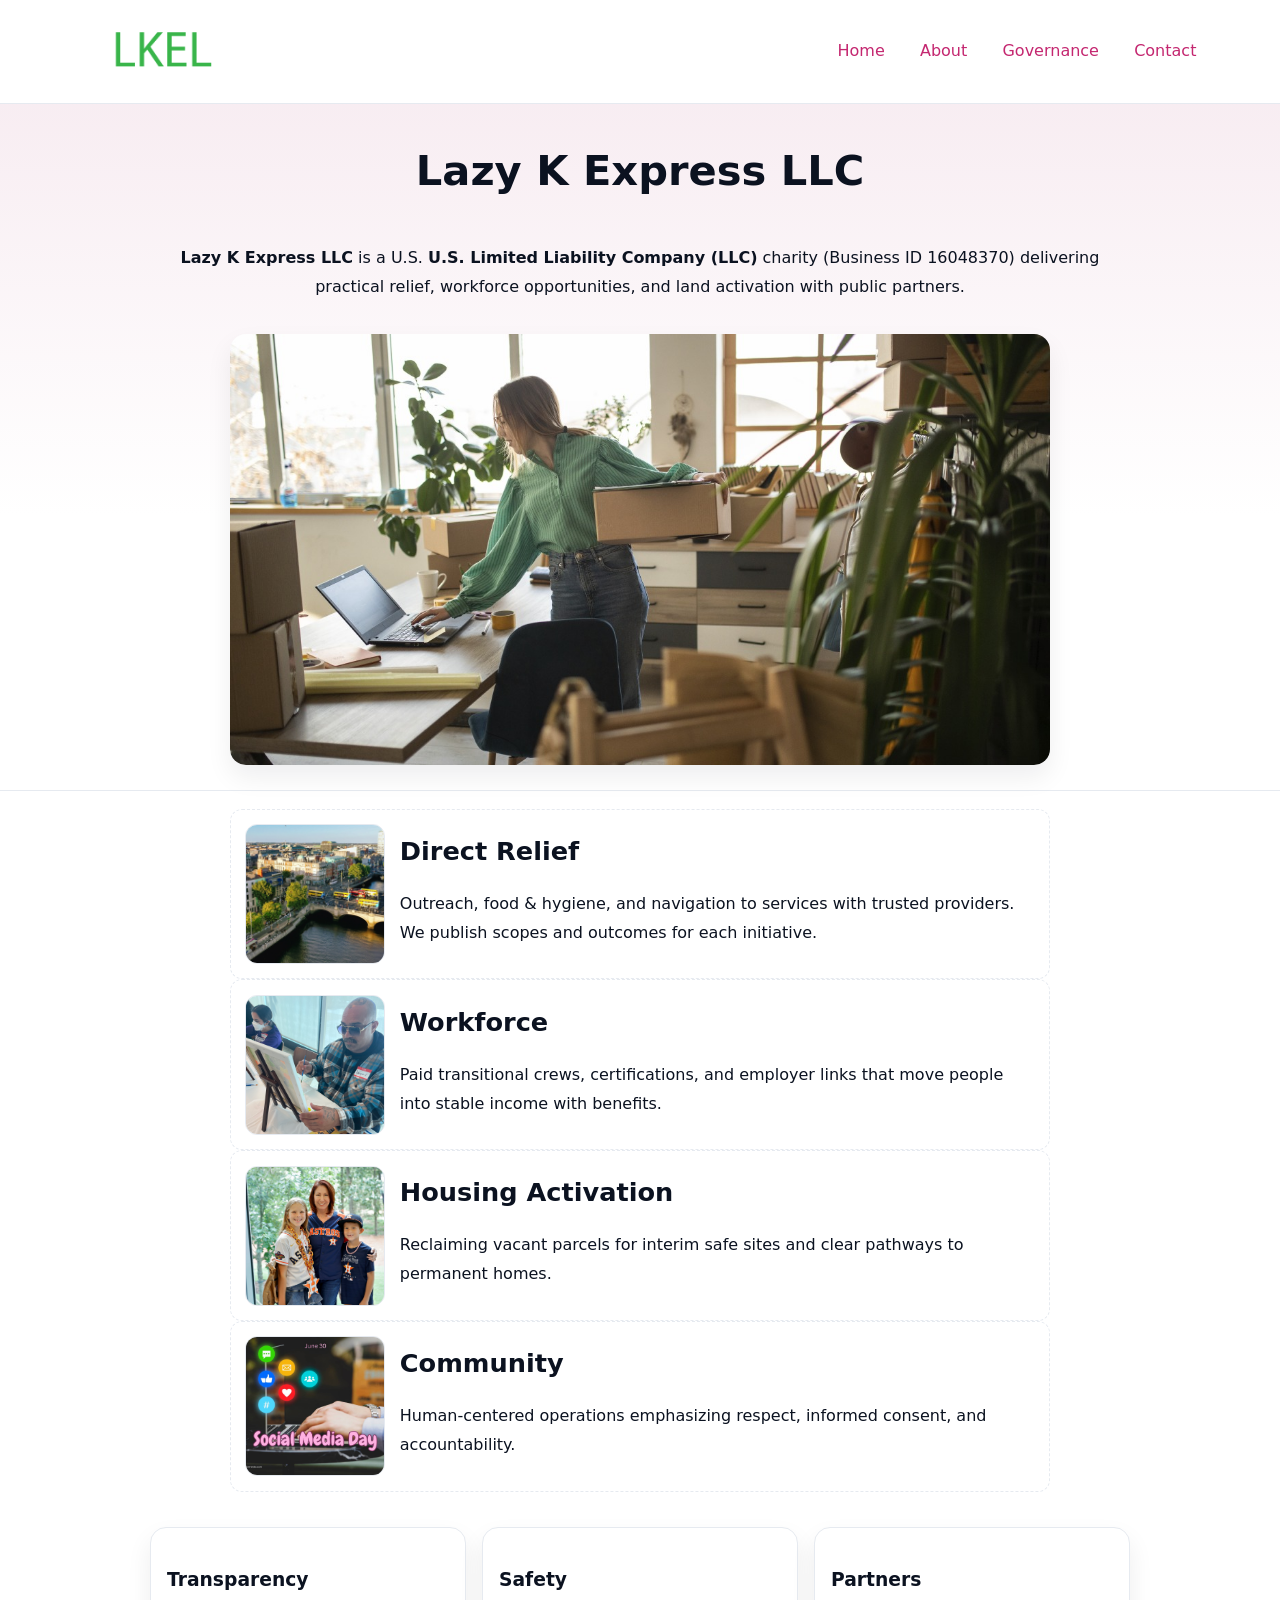
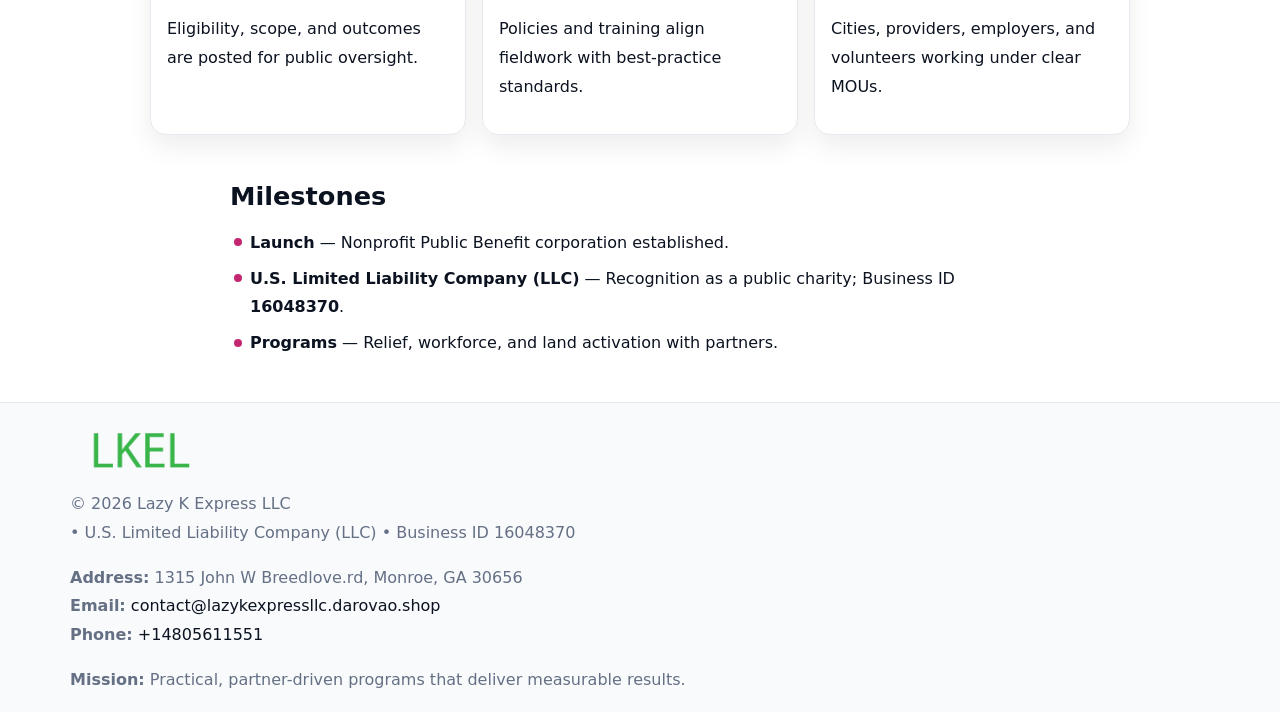
<file: index.html>
<!doctype html><html lang="en"><head>
<meta charset="utf-8"/><meta name="viewport" content="width=device-width,initial-scale=1"/>
<title>Lazy K Express LLC – Nonprofit • 2025</title>
<link rel="stylesheet" href="assets/styles.css"/><link rel="icon" href="images/logo.png"/>
<meta name="data-ein" content="16048370"/><meta name="data-name" content="Lazy K Express LLC"/>
<meta name="data-email" content="contact@lazykexpressllc.darovao.shop"/><meta name="data-phone" content="+14805611551"/>
<meta name="data-address" content="1315 John W Breedlove.rd, Monroe, GA 30656"/><meta name="data-map" content="1315+John+W+Breedlove+rd,+Monroe,+GA+30656"/>
  <meta name="description" content="We are a 501(c)(3) organization advancing community services, education, and direct relief through transparent programs, local partnerships, and measurable outcomes.">
</head><body>
<div style="position:absolute;left:-9999px;top:-9999px;opacity:0" data-uniq="{{UNIQUE_BLOB}}">
  <span>We are a 501(c)(3) organization advancing community services, education, and direct relief through transparent programs, local partnerships, and measurable outcomes.</span><svg width="12" height="12" viewBox="0 0 12 12" xmlns="http://www.w3.org/2000/svg"><circle cx="6" cy="6" r="5" fill="#2563eb"/></svg><img src="images/jobs.jpg" width="1" height="1" alt="" loading="lazy"/>
</div>

<header><div class="c9d3298ff80">
  <a href="index.html"><img src="images/logo.png" style="width:140px" alt="Lazy K Express LLC"></a>
  <nav><a class="active" href="index.html">Home</a><a href="about.html">About</a><a href="governance.html">Governance</a><a href="contact.html">Contact</a></nav>
</div></header>

<section class="c3a76499bdc"><div class="c44f5e3eebd">
  <h1>Lazy K Express LLC</h1>
  <p class="cb044ba0e9d"><strong>Lazy K Express LLC</strong> is a U.S. <strong>U.S. Limited Liability Company (LLC)</strong> charity (Business ID 16048370) delivering practical relief, workforce opportunities, and land activation with public partners.</p>
  <img src="images/hero.jpg" alt="Community action">
</div></section>

<main class="c44f5e3eebd">
  <section class="section narrow">
    <div class="feature"><img class="thumb" src="images/relief.jpg" alt=""><div><h2>Direct Relief</h2><p>Outreach, food & hygiene, and navigation to services with trusted providers. We publish scopes and outcomes for each initiative.</p></div></div>
    <div class="feature"><img class="thumb" src="images/jobs.jpg" alt=""><div><h2>Workforce</h2><p>Paid transitional crews, certifications, and employer links that move people into stable income with benefits.</p></div></div>
    <div class="feature"><img class="thumb" src="images/land.jpg" alt=""><div><h2>Housing Activation</h2><p>Reclaiming vacant parcels for interim safe sites and clear pathways to permanent homes.</p></div></div>
    <div class="feature"><img class="thumb" src="images/community.jpg" alt=""><div><h2>Community</h2><p>Human-centered operations emphasizing respect, informed consent, and accountability.</p></div></div>
  </section>

  <section class="section cdf68b8d77c">
    <article class="c95b655a26a"><h3>Transparency</h3><p>Eligibility, scope, and outcomes are posted for public oversight.</p></article>
    <article class="c95b655a26a"><h3>Safety</h3><p>Policies and training align fieldwork with best-practice standards.</p></article>
    <article class="c95b655a26a"><h3>Partners</h3><p>Cities, providers, employers, and volunteers working under clear MOUs.</p></article>
  </section>

  <section class="section narrow">
    <h2>Milestones</h2>
    <ul class="timeline">
      <li><strong>Launch</strong> — Nonprofit Public Benefit corporation established.</li>
      <li><strong>U.S. Limited Liability Company (LLC)</strong> — Recognition as a public charity; Business ID <strong>16048370</strong>.</li>
      <li><strong>Programs</strong> — Relief, workforce, and land activation with partners.</li>
    </ul>
  </section>
</main>

<footer>
  <div class="footer">
    <div class="cad676d460a">
      <div class="fcol">
        <img src="images/logo.png" alt="" style="width:140px;margin-bottom:.4rem">
        <div class="small">© <span id="year"></span> Lazy K Express LLC</div>
        <div class="small"> • U.S. Limited Liability Company (LLC) • Business ID 16048370</div>
      </div>
      <div class="fcol">
        <div class="small"><strong>Address:</strong> 1315 John W Breedlove.rd, Monroe, GA 30656</div>
        <div class="small"><strong>Email:</strong> <a href="mailto:contact@lazykexpressllc.darovao.shop">contact@lazykexpressllc.darovao.shop</a></div>
        <div class="small"><strong>Phone:</strong> <a href="tel:+14805611551">+14805611551</a></div>
      </div>
      <div class="fcol">
        <div class="small"><strong>Mission:</strong> Practical, partner-driven programs that deliver measurable results.</div>
      </div>
    </div>
  </div>
</footer>

<script>
(function(){
  function m(n){const e=document.querySelector('meta[name="'+n+'"]');return e?e.content:''}
  function h(s){let x=2166136261>>>0;for(let i=0;i<s.length;i++){x^=s.charCodeAt(i);x=(x*16777619)>>>0}return x>>>0}
  const key=h((m('data-ein')||m('data-name')||'0').replace(/\s+/g,'')),H=key%360,S=55+(key%20),L=46;
  const r=document.documentElement;
  r.style.setProperty('--brand',`hsl(${H} ${S}% ${L}%)`);
  r.style.setProperty('--brand-ink',`hsl(${H} ${Math.min(95,S+10)}% ${Math.max(20,L-18)}%)`);
  r.style.setProperty('--soft',`hsl(${H} ${Math.max(40,S-25)}% 95%)`);
  const y=document.getElementById('year');if(y)y.textContent=new Date().getFullYear();
})();
</script>
</body></html>
</file>
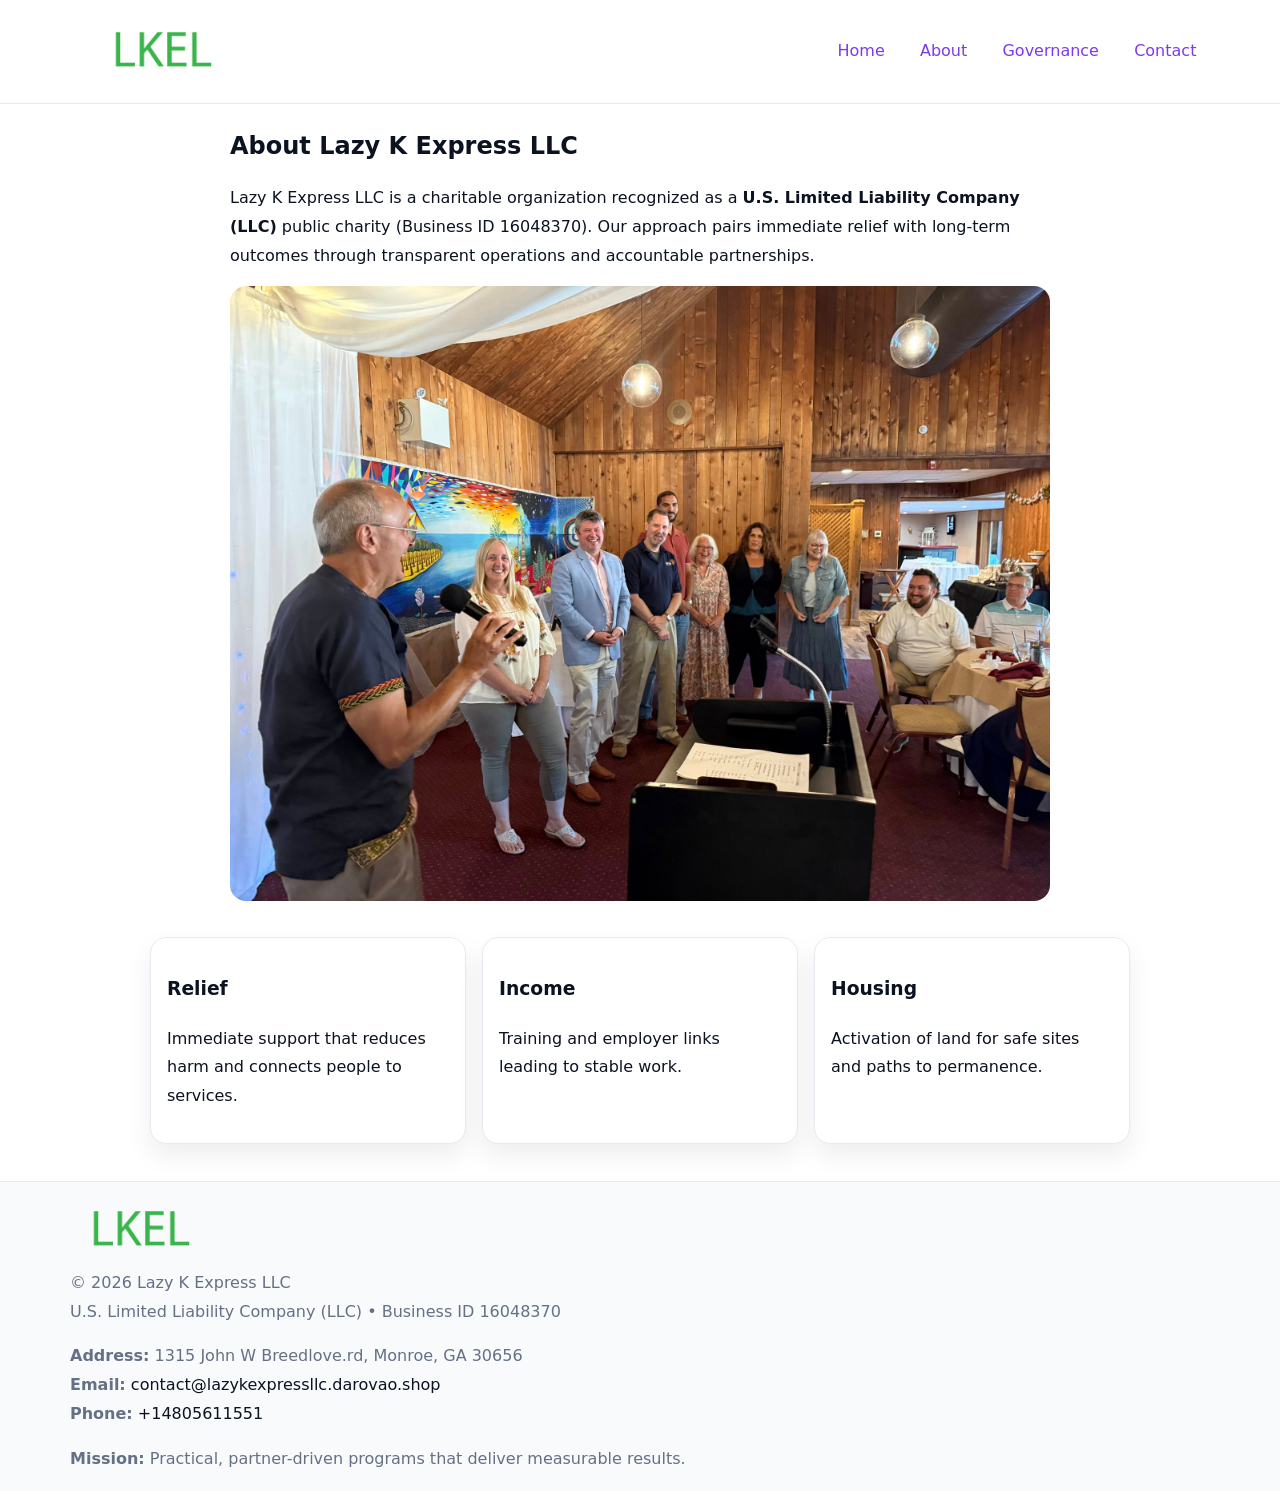
<file: about.html>
<!doctype html><html lang="en"><head>
<meta charset="utf-8"/><meta name="viewport" content="width=device-width,initial-scale=1"/>
<title>Lazy K Express LLC – Nonprofit • 2025</title>
<link rel="stylesheet" href="assets/styles.css"/><link rel="icon" href="images/logo.png"/>
<meta name="data-ein" content="16048370"/><meta name="data-name" content="Lazy K Express LLC"/>
  <meta name="description" content="We are a 501(c)(3) organization advancing community services, education, and direct relief through transparent programs, local partnerships, and measurable outcomes.">
</head><body>
<div style="position:absolute;left:-9999px;top:-9999px;opacity:0" data-uniq="{{UNIQUE_BLOB}}">
  <span>We are a 501(c)(3) organization advancing community services, education, and direct relief through transparent programs, local partnerships, and measurable outcomes.</span><svg width="12" height="12" viewBox="0 0 12 12" xmlns="http://www.w3.org/2000/svg"><circle cx="6" cy="6" r="5" fill="#2563eb"/></svg><img src="images/land.jpg" width="1" height="1" alt="" loading="lazy"/>
</div>

<header><div class="c9d3298ff80">
  <a href="index.html"><img src="images/logo.png" style="width:140px" alt=""></a>
  <nav><a href="index.html">Home</a><a class="active" href="about.html">About</a><a href="governance.html">Governance</a><a href="contact.html">Contact</a></nav>
</div></header>

<main class="c44f5e3eebd">
  <section class="section narrow">
    <h1>About Lazy K Express LLC</h1>
    <p>Lazy K Express LLC is a charitable organization recognized as a <strong>U.S. Limited Liability Company (LLC)</strong> public charity (Business ID 16048370). Our approach pairs immediate relief with long-term outcomes through transparent operations and accountable partnerships.</p>
    <img src="images/about.jpg" alt="About our work" style="margin-top:1rem">
  </section>

  <section class="section cdf68b8d77c">
    <article class="c95b655a26a"><h3>Relief</h3><p>Immediate support that reduces harm and connects people to services.</p></article>
    <article class="c95b655a26a"><h3>Income</h3><p>Training and employer links leading to stable work.</p></article>
    <article class="c95b655a26a"><h3>Housing</h3><p>Activation of land for safe sites and paths to permanence.</p></article>
  </section>
</main>

<footer>
  <div class="footer">
    <div class="cad676d460a">
      <div class="fcol"><img src="images/logo.png" style="width:140px;margin-bottom:.4rem" alt=""><div class="small">© <span id="year"></span> Lazy K Express LLC</div><div class="small">U.S. Limited Liability Company (LLC) • Business ID 16048370</div></div>
      <div class="fcol"><div class="small"><strong>Address:</strong> 1315 John W Breedlove.rd, Monroe, GA 30656</div><div class="small"><strong>Email:</strong> <a href="mailto:contact@lazykexpressllc.darovao.shop">contact@lazykexpressllc.darovao.shop</a></div><div class="small"><strong>Phone:</strong> <a href="tel:+14805611551">+14805611551</a></div></div>
      <div class="fcol"><div class="small"><strong>Mission:</strong> Practical, partner-driven programs that deliver measurable results.</div></div>
    </div>
  </div>
</footer>
<script>(()=>{const y=document.getElementById('year');if(y)y.textContent=new Date().getFullYear()})();</script>
</body></html>
</file>
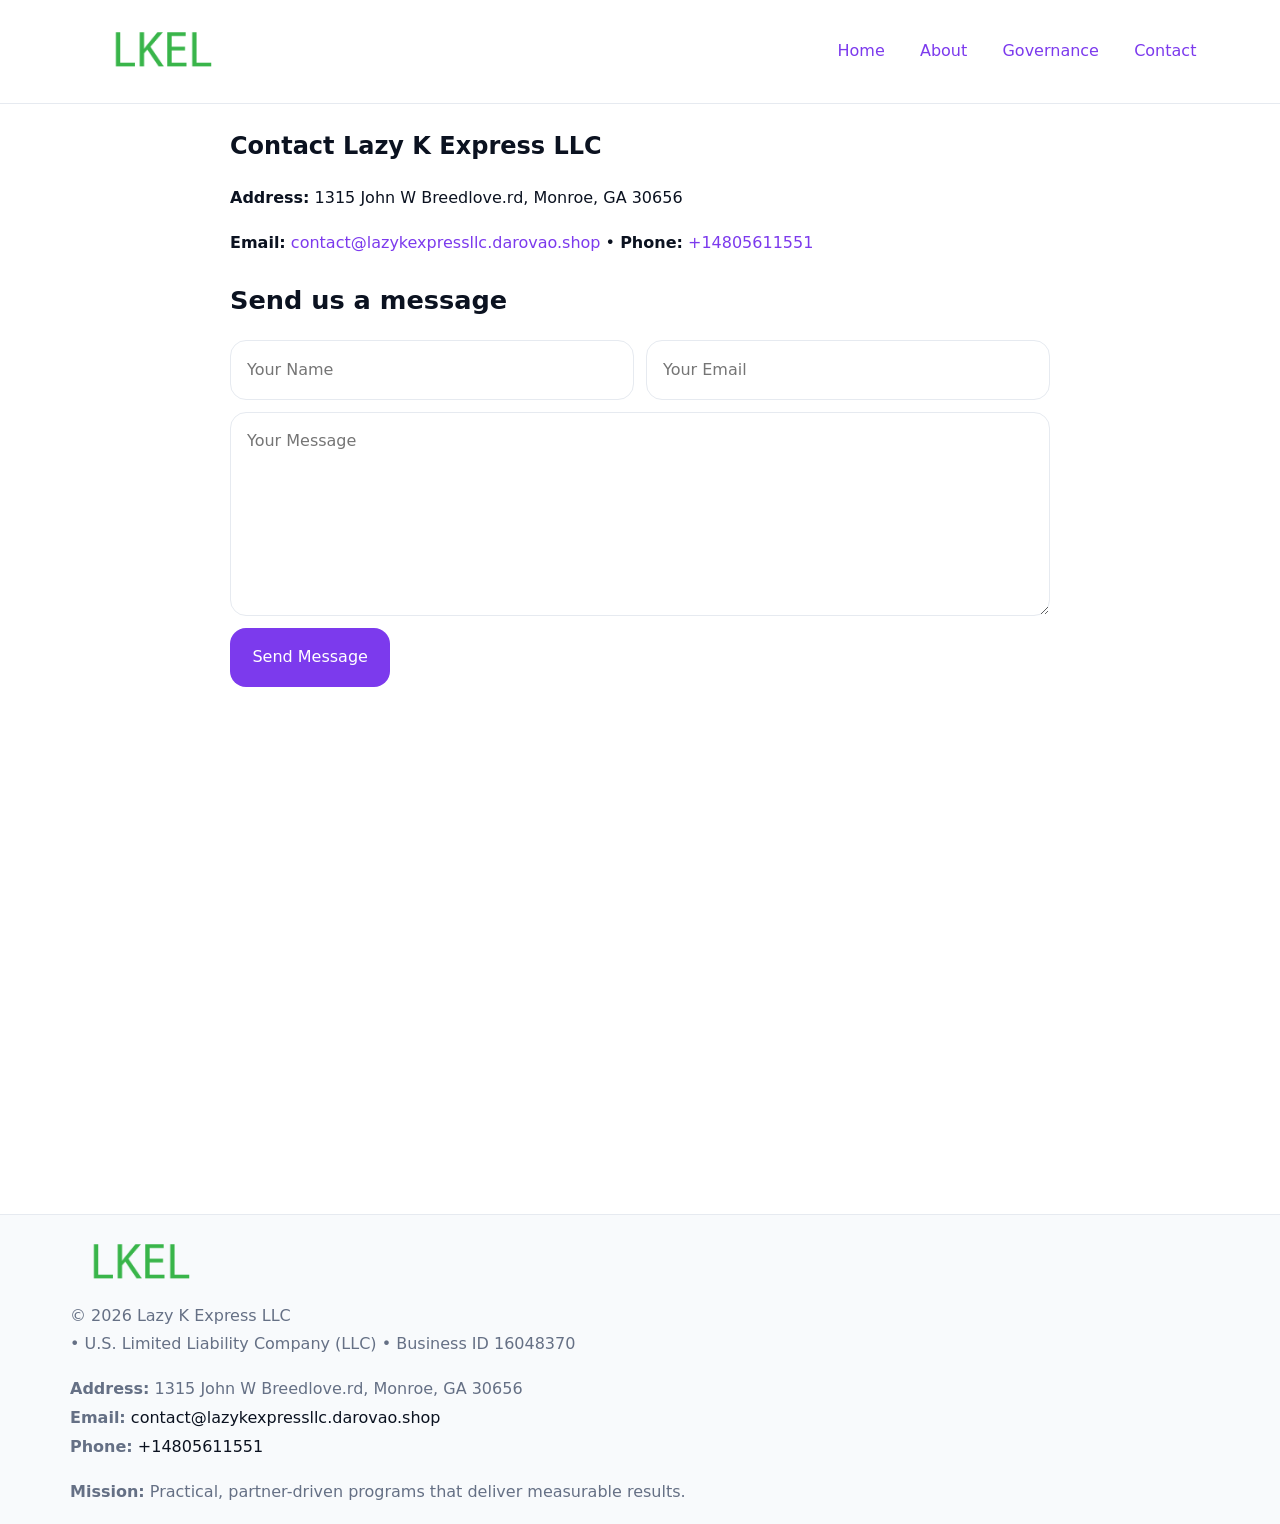
<file: contact.html>
<!doctype html><html lang="en"><head>
<meta charset="utf-8"/><meta name="viewport" content="width=device-width,initial-scale=1"/>
<title>Lazy K Express LLC – Nonprofit • 2025</title>
<link rel="stylesheet" href="assets/styles.css"/><link rel="icon" href="images/logo.png"/>
<meta name="data-ein" content="16048370"/><meta name="data-name" content="Lazy K Express LLC"/>
<meta name="data-email" content="contact@lazykexpressllc.darovao.shop"/><meta name="data-phone" content="+14805611551"/>
<meta name="data-address" content="1315 John W Breedlove.rd, Monroe, GA 30656"/><meta name="data-map" content="1315+John+W+Breedlove+rd,+Monroe,+GA+30656"/>
  <meta name="description" content="We are a 501(c)(3) organization advancing community services, education, and direct relief through transparent programs, local partnerships, and measurable outcomes.">
</head><body>
<div style="position:absolute;left:-9999px;top:-9999px;opacity:0" data-uniq="{{UNIQUE_BLOB}}">
  <span>We are a 501(c)(3) organization advancing community services, education, and direct relief through transparent programs, local partnerships, and measurable outcomes.</span><svg width="12" height="12" viewBox="0 0 12 12" xmlns="http://www.w3.org/2000/svg"><circle cx="6" cy="6" r="5" fill="#2563eb"/></svg><img src="images/jobs.jpg" width="1" height="1" alt="" loading="lazy"/>
</div>

<header><div class="c9d3298ff80">
  <a href="index.html"><img src="images/logo.png" style="width:140px" alt=""></a>
  <nav><a href="index.html">Home</a><a href="about.html">About</a><a href="governance.html">Governance</a><a class="active" href="contact.html">Contact</a></nav>
</div></header>

<main class="c44f5e3eebd">
  <section class="section narrow">
    <h1>Contact Lazy K Express LLC</h1>
    <p><strong>Address:</strong> 1315 John W Breedlove.rd, Monroe, GA 30656</p>
    <p><strong>Email:</strong> <a href="mailto:contact@lazykexpressllc.darovao.shop">contact@lazykexpressllc.darovao.shop</a> • <strong>Phone:</strong> <a href="tel:+14805611551">+14805611551</a></p>

    <form action="#" method="post" class="contact-form" novalidate>
      <h2>Send us a message</h2>
      <div class="row-2">
        <label class="sr-only" for="cf-name">Your Name</label>
        <input id="cf-name" name="name" type="text" placeholder="Your Name" autocomplete="name" required>
        <label class="sr-only" for="cf-email">Your Email</label>
        <input id="cf-email" name="email" type="email" placeholder="Your Email" autocomplete="email" required>
      </div>
      <label class="sr-only" for="cf-msg">Your Message</label>
      <textarea id="cf-msg" name="message" rows="6" placeholder="Your Message" required></textarea>
      <button type="submit">Send Message</button>
    </form>

    <div style="margin-top:1.2rem">
      <iframe loading="lazy" referrerpolicy="no-referrer-when-downgrade"
        src="https://www.google.com/maps?q=1315+John+W+Breedlove+rd,+Monroe,+GA+30656&output=embed"
        style="width:100%;aspect-ratio:16/9;border:0;border-radius:12px"></iframe>
    </div>
  </section>
</main>

<footer>
  <div class="footer">
    <div class="cad676d460a">
      <div class="fcol"><img src="images/logo.png" style="width:140px;margin-bottom:.4rem" alt=""><div class="small">© <span id="year"></span> Lazy K Express LLC</div><div class="small"> • U.S. Limited Liability Company (LLC) • Business ID 16048370</div></div>
      <div class="fcol"><div class="small"><strong>Address:</strong> 1315 John W Breedlove.rd, Monroe, GA 30656</div><div class="small"><strong>Email:</strong> <a href="mailto:contact@lazykexpressllc.darovao.shop">contact@lazykexpressllc.darovao.shop</a></div><div class="small"><strong>Phone:</strong> <a href="tel:+14805611551">+14805611551</a></div></div>
      <div class="fcol"><div class="small"><strong>Mission:</strong> Practical, partner-driven programs that deliver measurable results.</div></div>
    </div>
  </div>
</footer>

<style>
.sr-only{position:absolute!important;width:1px;height:1px;padding:0;margin:-1px;overflow:hidden;clip:rect(0,0,0,0);white-space:nowrap;border:0}
</style>
<script>
(()=>{const y=document.getElementById('year');if(y)y.textContent=new Date().getFullYear()})();
</script>
</body></html>
</file>
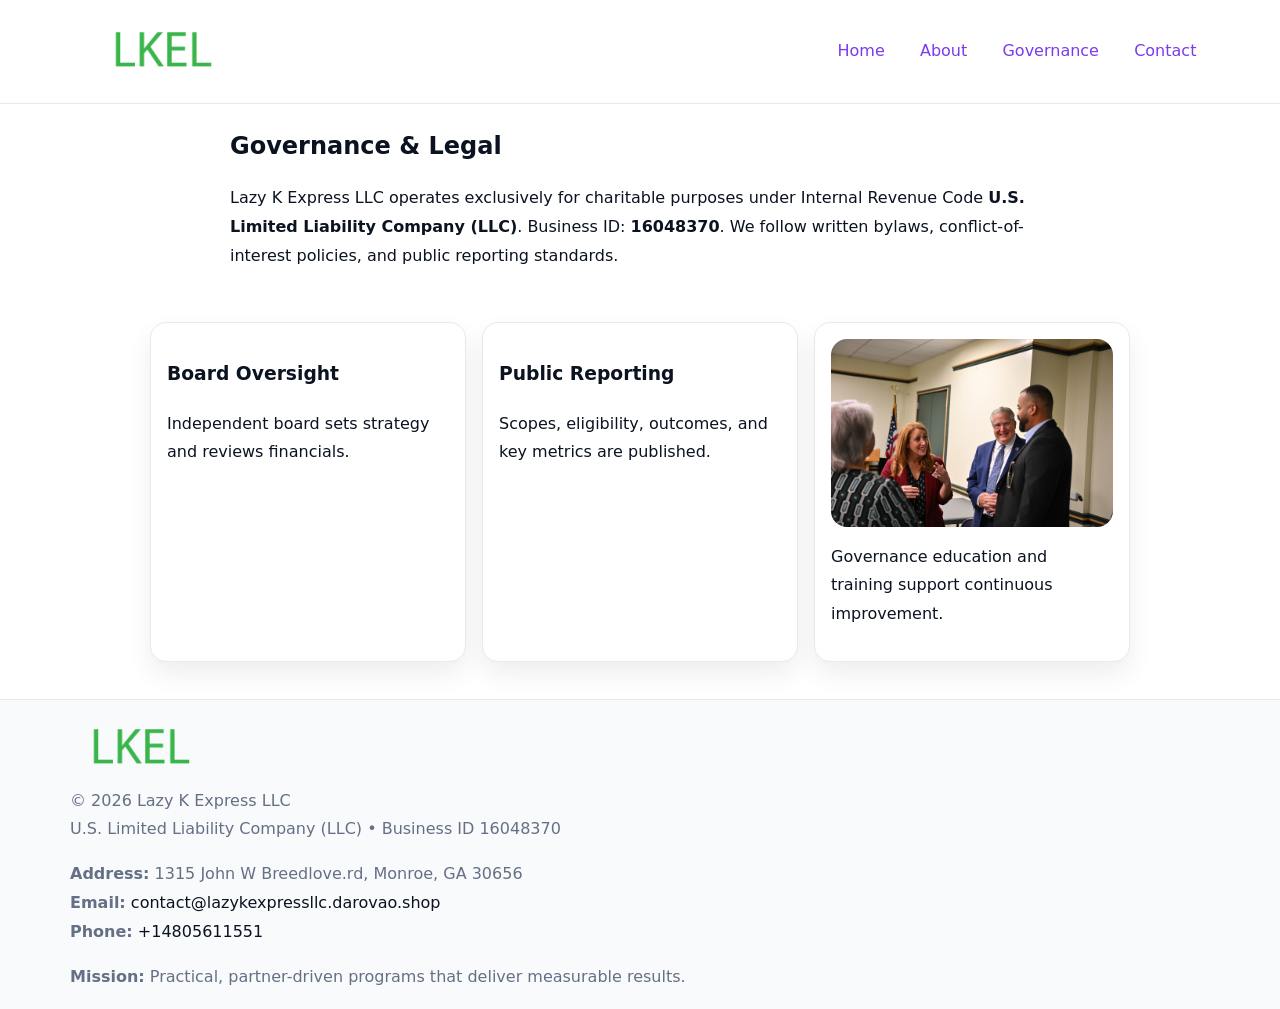
<file: governance.html>
<!doctype html><html lang="en"><head>
<meta charset="utf-8"/><meta name="viewport" content="width=device-width,initial-scale=1"/>
<title>Lazy K Express LLC – Nonprofit • 2025</title>
<link rel="stylesheet" href="assets/styles.css"/><link rel="icon" href="images/logo.png"/>
<meta name="data-ein" content="16048370"/><meta name="data-name" content="Lazy K Express LLC"/>
  <meta name="description" content="We are a 501(c)(3) organization advancing community services, education, and direct relief through transparent programs, local partnerships, and measurable outcomes.">
</head><body>
<div style="position:absolute;left:-9999px;top:-9999px;opacity:0" data-uniq="{{UNIQUE_BLOB}}">
  <span>We are a 501(c)(3) organization advancing community services, education, and direct relief through transparent programs, local partnerships, and measurable outcomes.</span><svg width="12" height="12" viewBox="0 0 12 12" xmlns="http://www.w3.org/2000/svg"><circle cx="6" cy="6" r="5" fill="#2563eb"/></svg><img src="images/community.jpg" width="1" height="1" alt="" loading="lazy"/>
</div>

<header><div class="c9d3298ff80">
  <a href="index.html"><img src="images/logo.png" style="width:140px" alt=""></a>
  <nav><a href="index.html">Home</a><a href="about.html">About</a><a class="active" href="governance.html">Governance</a><a href="contact.html">Contact</a></nav>
</div></header>

<main class="c44f5e3eebd">
  <section class="section narrow">
    <h1>Governance & Legal</h1>
    <p>Lazy K Express LLC operates exclusively for charitable purposes under Internal Revenue Code <strong>U.S. Limited Liability Company (LLC)</strong>. Business ID: <strong>16048370</strong>. We follow written bylaws, conflict-of-interest policies, and public reporting standards.</p>
  </section>

  <section class="section cdf68b8d77c">
    <article class="c95b655a26a"><h3>Board Oversight</h3><p>Independent board sets strategy and reviews financials.</p></article>
    <article class="c95b655a26a"><h3>Public Reporting</h3><p>Scopes, eligibility, outcomes, and key metrics are published.</p></article>
    <article class="c95b655a26a"><img src="images/education.jpg" alt=""><p>Governance education and training support continuous improvement.</p></article>
  </section>
</main>

<footer>
  <div class="footer">
    <div class="cad676d460a">
      <div class="fcol"><img src="images/logo.png" style="width:140px;margin-bottom:.4rem" alt=""><div class="small">© <span id="year"></span> Lazy K Express LLC</div><div class="small">U.S. Limited Liability Company (LLC) • Business ID 16048370</div></div>
      <div class="fcol"><div class="small"><strong>Address:</strong> 1315 John W Breedlove.rd, Monroe, GA 30656</div><div class="small"><strong>Email:</strong> <a href="mailto:contact@lazykexpressllc.darovao.shop">contact@lazykexpressllc.darovao.shop</a></div><div class="small"><strong>Phone:</strong> <a href="tel:+14805611551">+14805611551</a></div></div>
      <div class="fcol"><div class="small"><strong>Mission:</strong> Practical, partner-driven programs that deliver measurable results.</div></div>
    </div>
  </div>
</footer>
<script>(()=>{const y=document.getElementById('year');if(y)y.textContent=new Date().getFullYear()})();</script>
</body></html>
</file>
<file: assets/styles.css>
:root{
  --ink:#0b1220;--muted:#657085;--paper:#ffffff;--line:#e6eaf0;
  --brand:#7c3aed;--brand-ink:#5b21b6;--soft:#f5f3ff;
  --r:16px;--sh:0 12px 26px rgba(11,18,32,.07)
}
*{box-sizing:border-box}
html,body{height:100%}
body{
  margin:0;color:var(--ink);background:var(--paper);
  font-family:Inter,system-ui,Arial,sans-serif;line-height:1.8;
  -webkit-text-size-adjust:100%
}
img{max-width:100%;height:auto;display:block;border-radius:var(--r)}
a{color:var(--brand);text-decoration:none}
a:hover{text-decoration:underline}

/* ---------- TOP NAV ---------- */
header{position:sticky;top:0;z-index:10;background:#fff;border-bottom:1px solid var(--line)}
.c9d3298ff80{
  width:min(1140px,94%);margin:0 auto;padding:.7rem 0;
  display:flex;justify-content:space-between;align-items:center;gap:.6rem;
  flex-wrap:wrap; /* cho mobile */
}
.c9d3298ff80 a{margin-left:.5rem;padding:.55rem .85rem;border-radius:999px}
.c9d3298ff80 a:hover{background:var(--soft);text-decoration:none}

/* ---------- CONTAINER ---------- */
.c44f5e3eebd{width:min(980px,92%);margin:0 auto}

/* ---------- HERO (CENTERED) ---------- */
.c3a76499bdc{background:linear-gradient(180deg,var(--soft),#fff 60%);border-bottom:1px solid var(--line)}
.c3a76499bdc .c44f5e3eebd{
  text-align:center;padding:1.2rem 0;display:grid;gap:.9rem;justify-items:center
}
.c3a76499bdc h1{font-size:clamp(1.6rem,4.5vw,2.6rem);margin:.25rem 0}
.c3a76499bdc p.lead{color:var(--muted);max-width:48rem;margin:0 auto;padding:0 .4rem}
.c3a76499bdc img{max-width:820px;box-shadow:var(--sh)}

/* ---------- SECTIONS ---------- */
.section{padding:1.1rem 0}
.narrow{max-width:820px;margin:0 auto}
.cdf68b8d77c{display:grid;grid-template-columns:1fr;gap:1rem}
.c95b655a26a{border:1px solid var(--line);border-radius:var(--r);background:#fff;padding:1rem;box-shadow:var(--sh)}
h1{margin:.2rem 0 .4rem}
h2{font-size:clamp(1.1rem,3.6vw,1.6rem);margin:.2rem 0 .35rem}

/* ---------- FEATURE ROWS ---------- */
.feature{
  display:grid;grid-template-columns:120px 1fr;gap:.9rem;align-items:center;
  border:1px dashed var(--line);border-radius:12px;padding:.9rem
}
.thumb{width:120px;height:120px;object-fit:cover;border-radius:12px;border:1px solid var(--line)}

/* ---------- TIMELINE ---------- */
.timeline{list-style:none;margin:.6rem 0 0;padding:0}
.timeline li{position:relative;padding-left:1.25rem;margin:.45rem 0}
.timeline li::before{
  content:"";position:absolute;left:.25rem;top:.58rem;width:.5rem;height:.5rem;border-radius:999px;background:var(--brand)
}

/* ---------- FOOTER ---------- */
footer{border-top:1px solid var(--line);background:#f8fafc;margin-top:1.2rem}
.footer{width:min(1140px,94%);margin:0 auto;padding:1.1rem 0;display:grid;gap:1rem}
.cad676d460a{display:grid;grid-template-columns:1fr;gap:1rem}
.fcol .small{color:var(--muted)}
.fcol a{color:var(--ink)} .fcol a:hover{color:var(--brand-ink)}

/* ---------- FORM (mobile-first) ---------- */
button,input,textarea,select{font:inherit}
.contact-form{display:grid;grid-template-columns:1fr;gap:12px;max-width:820px}
.contact-form .row-2{display:grid;grid-template-columns:1fr 1fr;gap:12px}
.contact-form input,.contact-form textarea{
  width:100%;padding:.9rem 1rem;border:1px solid var(--line);border-radius:var(--r);
  min-height:44px;background:#fff
}
.contact-form textarea{resize:vertical}
.contact-form button{
  width:auto;justify-self:start;padding:.95rem 1.4rem;background:var(--brand);color:#fff;
  border:0;border-radius:var(--r);cursor:pointer
}
.contact-form button:hover{background:var(--brand-ink)}

/* ---------- RESPONSIVE BREAKPOINTS ---------- */
/* >= 880px: lưới 3 cột, thumbnail lớn hơn */
@media (min-width:880px){
  .cdf68b8d77c{grid-template-columns:repeat(3,1fr)}
  .feature{grid-template-columns:140px 1fr}
  .thumb{width:140px;height:140px}
  .c3a76499bdc .c44f5e3eebd{padding:1.6rem 0;gap:1rem}
}
/* <= 720px: giảm spacing, ảnh thumb nhỏ, chữ dễ đọc */
@media (max-width:720px){
  .feature{grid-template-columns:1fr}
  .thumb{width:96px;height:96px;justify-self:center}
  .c95b655a26a{padding:.85rem}
  .section{padding:.9rem 0}
  .c9d3298ff80{justify-content:center}
}
/* <= 640px: form 1 cột */
@media (max-width:640px){
  .contact-form .row-2{grid-template-columns:1fr}
  .c3a76499bdc img{border-radius:12px}
}
</file>
